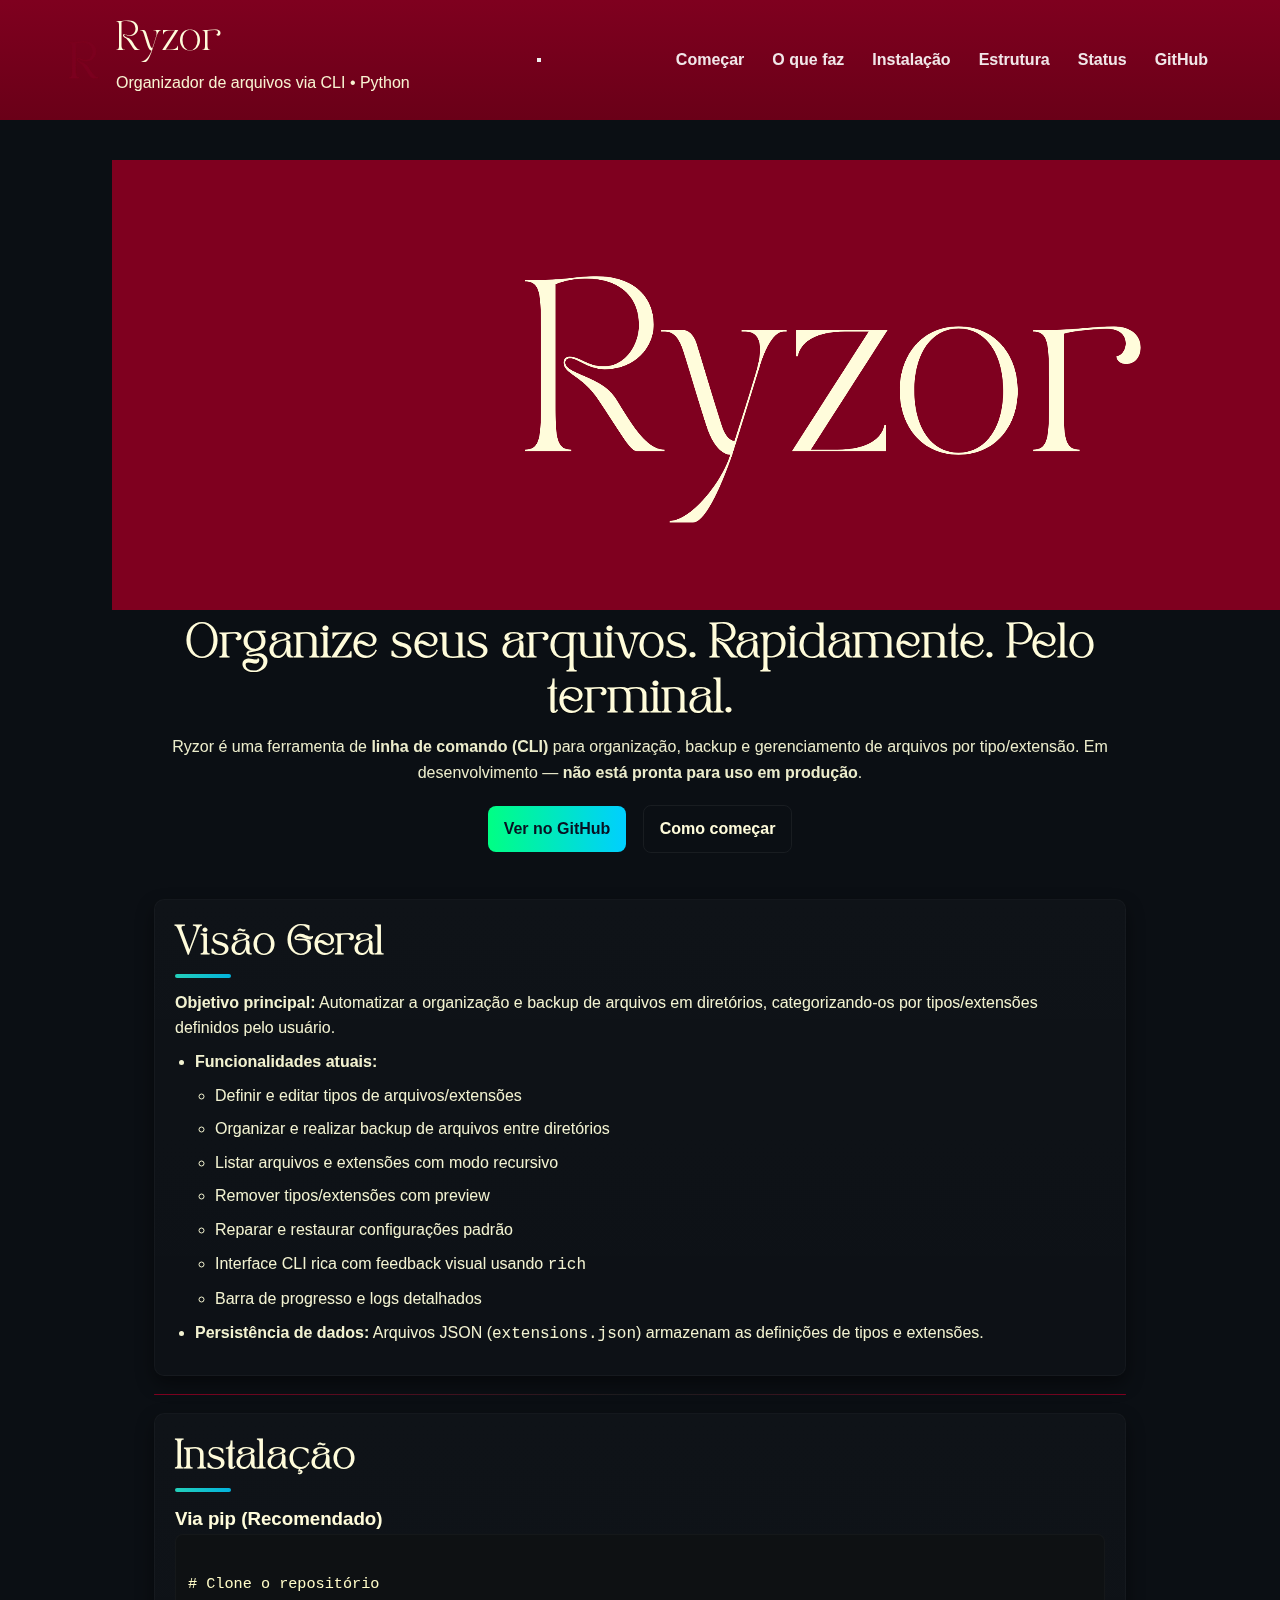
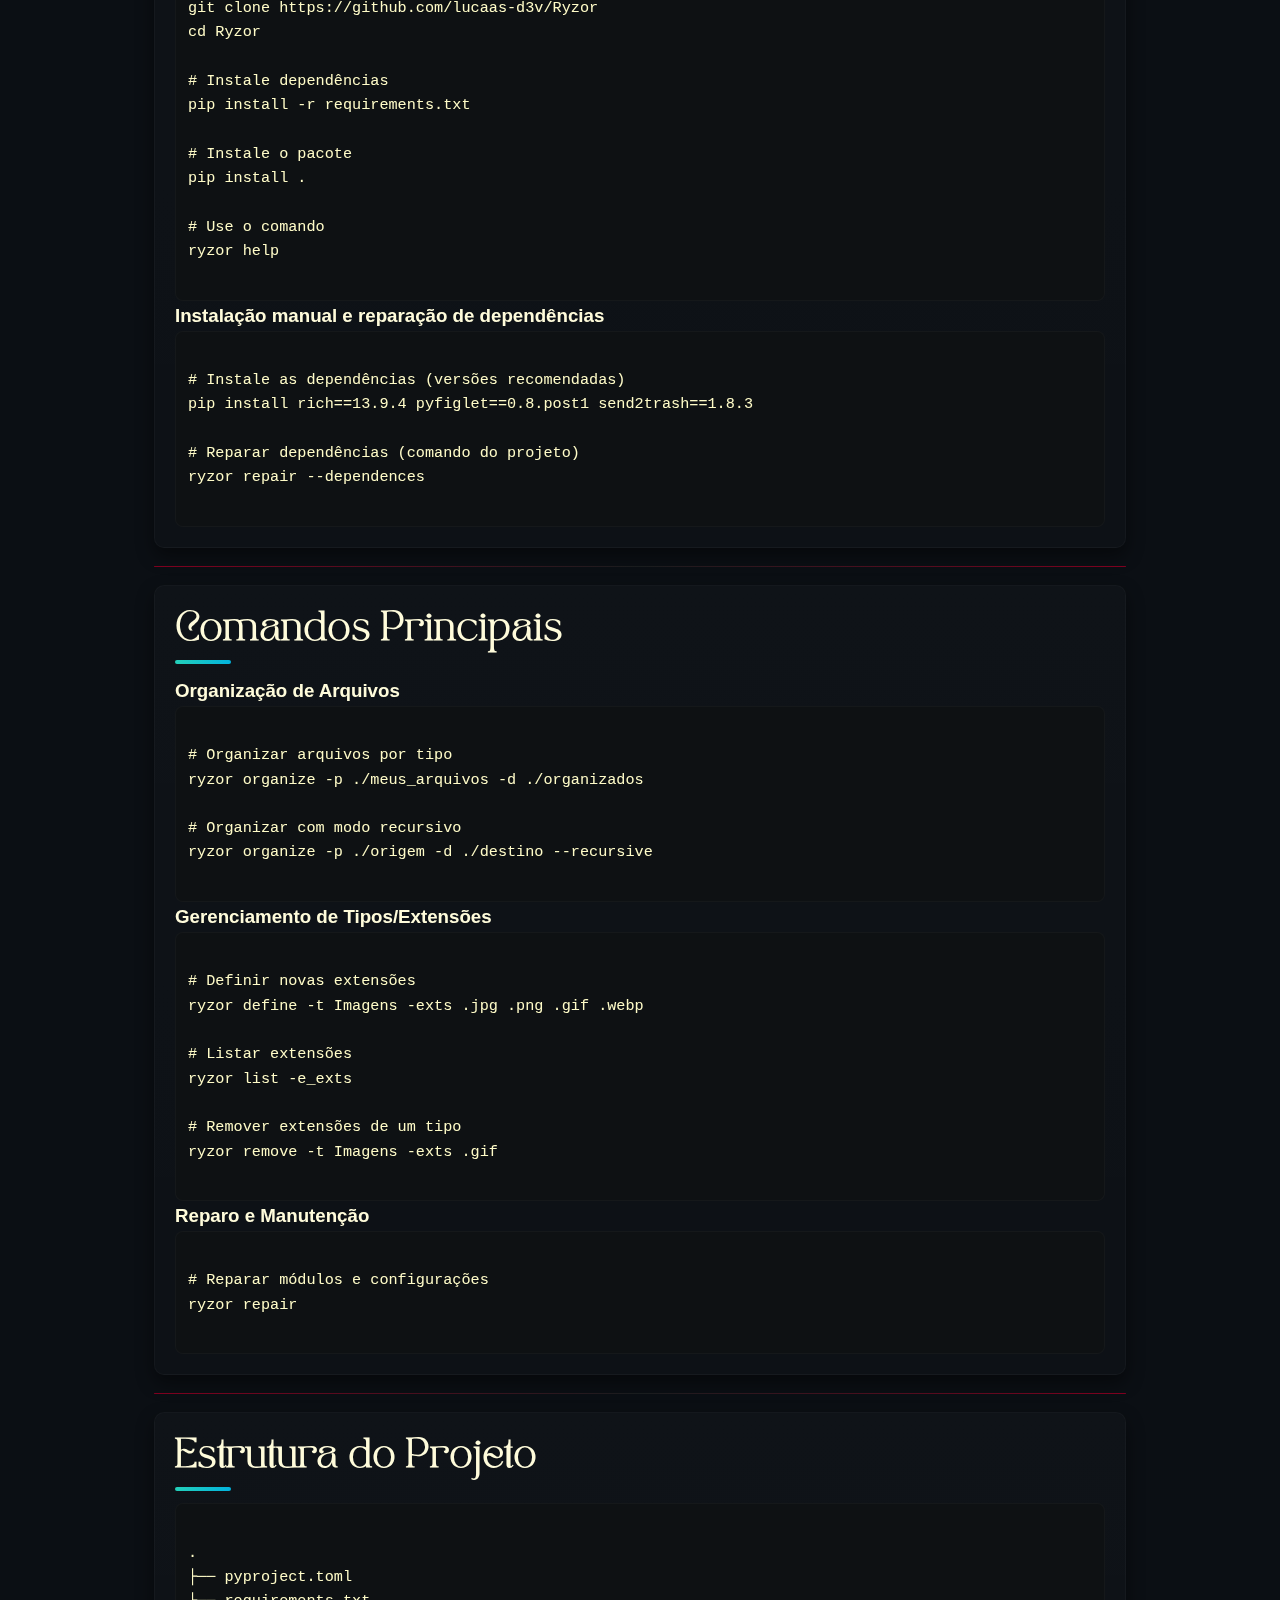
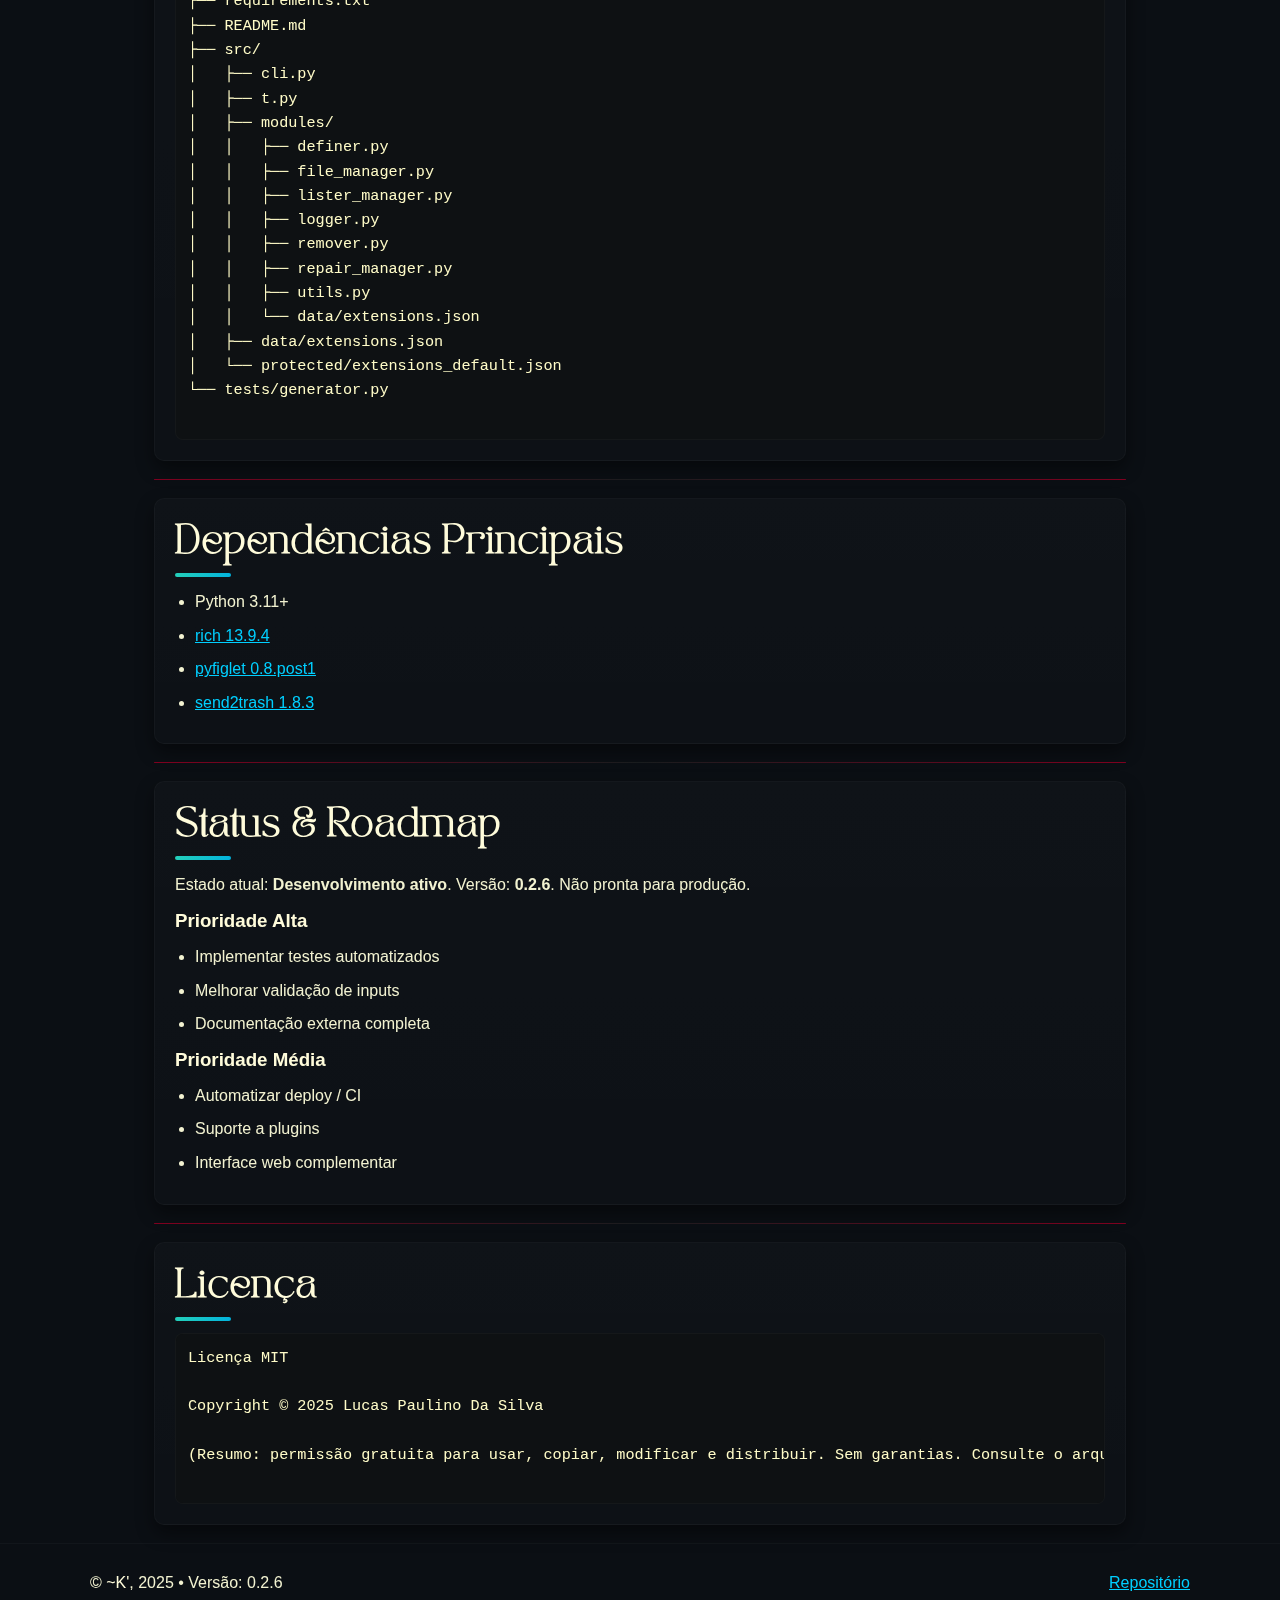
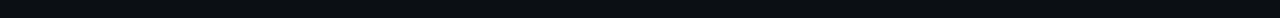
<file: index.html>
<!DOCTYPE html>
<html lang="pt-BR">
<head>
  <meta charset="utf-8" />
  <meta name="viewport" content="width=device-width,initial-scale=1" />
  <title>Ryzor — Organizador de Arquivos (CLI)</title>
  <meta name="description" content="Ryzor é um organizador de arquivos via linha de comando (CLI). Automatize organização, backup e gerenciamento por tipos/extensões." />
  <meta name="keywords" content="Ryzor, CLI, organizador de arquivos, backup, Python, rich, pyfiglet" />
  <link rel="canonical" href="https://lucaas-d3v.github.io/Ryzor_Site/" />

  <!-- Open Graph -->
  <meta property="og:title" content="Ryzor — Organizador de Arquivos (CLI)" />
  <meta property="og:description" content="Ryzor é um organizador de arquivos via linha de comando (CLI). Automatize organização, backup e gerenciamento por tipos/extensões." />
  <meta property="og:type" content="website" />
  <meta property="og:url" content="https://lucaas-d3v.github.io/Ryzor_Site/" />
  <meta property="og:site_name" content="Ryzor" />
  <meta property="og:image" content="assets/Ryzor_Banner.png" />

  <!-- JSON-LD -->
  <script type="application/ld+json">
  {
    "@context": "https://schema.org",
    "@type": "SoftwareSourceCode",
    "name": "Ryzor",
    "description": "Ryzor é um organizador de arquivos via linha de comando (CLI). Automatize organização, backup e gerenciamento por tipos/extensões.",
    "url": "https://lucaas-d3v.github.io/Ryzor_Site/",
    "programmingLanguage": "Python",
    "codeRepository": "https://github.com/lucaas-d3v/Ryzor",
    "version": "0.2.6",
    "license": "MIT"
  }
  </script>

  <link rel="icon" href="assets/Ryzor_icon.svg" media="(prefers-color-scheme: light)" />
  <link rel="icon" href="assets/Ryzor_icon_light.svg" media="(prefers-color-scheme: dark)" />

  <link rel="stylesheet" href="style.css" />
</head>
<body>
  <a class="skip-link" href="#main-content">Pular para o conteúdo</a>

  <header class="site-header" role="banner">
    <nav class="top-nav" aria-label="Navegação principal">
      <div class="brand">
        <img src="assets/Ryzor_icon.svg" alt="Ícone Ryzor" width="44" height="44" />
        <div class="brand-text">
          <h1 id="site-title">Ryzor</h1>
          <p class="tagline">Organizador de arquivos via CLI • Python</p>
        </div>
      </div>

      <button id="nav-toggle" class="nav-toggle" aria-controls="primary-nav" aria-expanded="false" aria-label="Abrir menu">
        <span class="hamburger" aria-hidden="true"></span>
      </button>

      <ul id="primary-nav" class="nav-links" role="navigation">
        <li><a href="#quickstart">Começar</a></li>
        <li><a href="#features">O que faz</a></li>
        <li><a href="#install">Instalação</a></li>
        <li><a href="#estrutura">Estrutura</a></li>
        <li><a href="#status">Status</a></li>
        <li><a href="#github">GitHub</a></li>
      </ul>
    </nav>

    <div class="hero" role="region" aria-labelledby="hero-title">
      <picture>
        <source srcset="assets/Ryzor_Banner.png" media="(min-width: 720px)">
        <img src="assets/Ryzor_Banner.png" alt="Banner Ryzor" class="hero-banner" />
      </picture>

      <h2 id="hero-title">Organize seus arquivos. Rapidamente. Pelo terminal.</h2>
      <p class="hero-sub">Ryzor é uma ferramenta de <strong>linha de comando (CLI)</strong> para organização, backup e gerenciamento de arquivos por tipo/extensão. Em desenvolvimento — <strong>não está pronta para uso em produção</strong>.</p>

      <div class="hero-cta">
        <a class="btn primary" href="https://github.com/lucaas-d3v/Ryzor" id="github" target="_blank" rel="noopener noreferrer">Ver no GitHub</a>
        <a class="btn ghost" href="#quickstart">Como começar</a>
      </div>
    </div>
  </header>

  <main id="main-content" tabindex="-1">
    <!-- Quickstart -->
    <section id="quickstart" class="card" aria-labelledby="quickstart-title">
      <h2 id="quickstart-title" class="titulos">Visão Geral</h2>
      <p><strong>Objetivo principal:</strong> Automatizar a organização e backup de arquivos em diretórios, categorizando-os por tipos/extensões definidos pelo usuário.</p>

      <ul class="features-list">
        <li><strong>Funcionalidades atuais:</strong>
          <ul>
            <li>Definir e editar tipos de arquivos/extensões</li>
            <li>Organizar e realizar backup de arquivos entre diretórios</li>
            <li>Listar arquivos e extensões com modo recursivo</li>
            <li>Remover tipos/extensões com preview</li>
            <li>Reparar e restaurar configurações padrão</li>
            <li>Interface CLI rica com feedback visual usando <code>rich</code></li>
            <li>Barra de progresso e logs detalhados</li>
          </ul>
        </li>
        <li><strong>Persistência de dados:</strong> Arquivos JSON (<code>extensions.json</code>) armazenam as definições de tipos e extensões.</li>
      </ul>
    </section>

    <hr />

    <!-- Installation -->
    <section id="install" class="card" aria-labelledby="install-title">
      <h2 id="install-title" class="titulos">Instalação</h2>

      <h3>Via pip (Recomendado)</h3>
      <pre><code class="bash">
# Clone o repositório
git clone https://github.com/lucaas-d3v/Ryzor
cd Ryzor

# Instale dependências
pip install -r requirements.txt

# Instale o pacote
pip install .

# Use o comando
ryzor help
      </code></pre>

      <h3>Instalação manual e reparação de dependências</h3>
      <pre><code class="bash">
# Instale as dependências (versões recomendadas)
pip install rich==13.9.4 pyfiglet==0.8.post1 send2trash==1.8.3

# Reparar dependências (comando do projeto)
ryzor repair --dependences 
      </code></pre>
    </section>

    <hr />

    <!-- Commands -->
    <section id="commands" class="card" aria-labelledby="commands-title">
      <h2 id="commands-title" class="titulos">Comandos Principais</h2>

      <h3>Organização de Arquivos</h3>
      <pre><code class="bash">
# Organizar arquivos por tipo
ryzor organize -p ./meus_arquivos -d ./organizados

# Organizar com modo recursivo
ryzor organize -p ./origem -d ./destino --recursive
      </code></pre>

      <h3>Gerenciamento de Tipos/Extensões</h3>
      <pre><code class="bash">
# Definir novas extensões
ryzor define -t Imagens -exts .jpg .png .gif .webp

# Listar extensões
ryzor list -e_exts

# Remover extensões de um tipo
ryzor remove -t Imagens -exts .gif
      </code></pre>

      <h3>Reparo e Manutenção</h3>
      <pre><code class="bash">
# Reparar módulos e configurações
ryzor repair
      </code></pre>
    </section>

    <hr />

    <!-- Structure -->
    <section id="estrutura" class="card" aria-labelledby="estrutura-title">
      <h2 id="estrutura-title" class="titulos">Estrutura do Projeto</h2>

      <pre><code class="bash">
.
├── pyproject.toml
├── requirements.txt
├── README.md
├── src/
│   ├── cli.py
│   ├── t.py
│   ├── modules/
│   │   ├── definer.py
│   │   ├── file_manager.py
│   │   ├── lister_manager.py
│   │   ├── logger.py
│   │   ├── remover.py
│   │   ├── repair_manager.py
│   │   ├── utils.py
│   │   └── data/extensions.json
│   ├── data/extensions.json
│   └── protected/extensions_default.json
└── tests/generator.py
      </code></pre>
    </section>

    <hr />

    <!-- Dependencies -->
    <section id="dependencias" class="card" aria-labelledby="deps-title">
      <h2 id="deps-title" class="titulos">Dependências Principais</h2>

      <ul>
        <li>Python 3.11+</li>
        <li><a href="https://pypi.org/project/rich/" target="_blank" rel="noopener noreferrer">rich 13.9.4</a></li>
        <li><a href="https://pypi.org/project/pyfiglet/" target="_blank" rel="noopener noreferrer">pyfiglet 0.8.post1</a></li>
        <li><a href="https://pypi.org/project/Send2Trash/" target="_blank" rel="noopener noreferrer">send2trash 1.8.3</a></li>
      </ul>
    </section>

    <hr />

    <!-- Status & Roadmap -->
    <section id="status" class="card" aria-labelledby="status-title">
      <h2 id="status-title" class="titulos">Status & Roadmap</h2>

      <p>Estado atual: <strong>Desenvolvimento ativo</strong>. Versão: <strong>0.2.6</strong>. Não pronta para produção.</p>

      <h3>Prioridade Alta</h3>
      <ul>
        <li>Implementar testes automatizados</li>
        <li>Melhorar validação de inputs</li>
        <li>Documentação externa completa</li>
      </ul>

      <h3>Prioridade Média</h3>
      <ul>
        <li>Automatizar deploy / CI</li>
        <li>Suporte a plugins</li>
        <li>Interface web complementar</li>
      </ul>
    </section>

    <hr />

    <!-- License -->
    <section id="licenca" class="card" aria-labelledby="licenca-title">
      <h2 id="licenca-title" class="titulos">Licença</h2>
      <pre class="license-text">
Licença MIT

Copyright © 2025 Lucas Paulino Da Silva

(Resumo: permissão gratuita para usar, copiar, modificar e distribuir. Sem garantias. Consulte o arquivo LICENSE para o texto completo.)
      </pre>
    </section>
  </main>

  <footer role="contentinfo">
    <div class="footer-inner">
      <p>© <a class="k" href="https://github.com/lucaas-d3v" target="_blank" rel="noopener noreferrer">~K'</a>, 2025 • Versão: 0.2.6</p>
      <p><a href="https://github.com/lucaas-d3v/Ryzor" target="_blank" rel="noopener noreferrer">Repositório</a></p>
    </div>
  </footer>

  <!-- Tiny JS: toggle nav on mobile -->
  <script>
    (function () {
      const navToggle = document.getElementById('nav-toggle');
      const nav = document.getElementById('primary-nav');
      if (!navToggle || !nav) return;

      navToggle.addEventListener('click', () => {
        const expanded = navToggle.getAttribute('aria-expanded') === 'true';
        navToggle.setAttribute('aria-expanded', String(!expanded));
        nav.classList.toggle('open');
      });

      nav.querySelectorAll('a').forEach(a => a.addEventListener('click', () => {
        nav.classList.remove('open');
        navToggle.setAttribute('aria-expanded', 'false');
      }));

      document.addEventListener('keydown', (e) => {
        if (e.key === 'Escape') {
          nav.classList.remove('open');
          navToggle.setAttribute('aria-expanded', 'false');
        }
      });
    })();
  </script>
</body>
</html>
</file>
<file: style.css>
/* ---------- Fonts ---------- */
@font-face {
  font-family: 'pearl';
  src: url('fonts/tan-pearl.woff2') format('woff2'),
       url('fonts/tan-pearl.woff') format('woff');
  font-weight: normal;
  font-style: normal;
}

/* Reset e base */
* { box-sizing: border-box; margin: 0; padding: 0; }
html, body { height: 100%; }
body {
  background-color: #0b0f14; /* fundo neutro escuro para bom contraste */
  color: #FFFCDB;           /* texto principal creme */
  font-family: Inter, "Helvetica Neue", Arial, sans-serif;
  font-size: 16px;
  line-height: 1.6;
  -webkit-font-smoothing:antialiased;
  -moz-osx-font-smoothing:grayscale;
}

/* Skip link (focado por teclado) */
.skip-link {
  position: absolute;
  left: -9999px;
  top: auto;
  width: 1px;
  height: 1px;
  overflow: hidden;
}
.skip-link:focus {
  left: 12px;
  top: 12px;
  width: auto;
  height: auto;
  background: #FFFCDB;
  color: #0b0f14;
  padding: 8px 12px;
  border-radius: 4px;
  z-index: 9999;
}

/* Header / nav */
.top-nav {
  display: flex;
  justify-content: space-between;
  align-items: center;
  padding: 16px 5%;
  background: linear-gradient(180deg,#7F001F 0%, #6a0018 100%); /* bordô */
  gap: 16px;
}
.brand { display:flex; align-items:center; gap:12px; }
.brand img { width:40px; height:40px; object-fit:contain; }
.brand h1 {
  font-family: 'pearl', serif;
  color:#FFFCDB;
  font-size: clamp(20px, 3.2vh, 36px);
  margin:0;
  font-weight:400;
}

/* nav links */
.nav-links { list-style:none; display:flex; gap:12px; align-items:center; margin:0; }
.nav-links a {
  color: rgba(255,255,255,0.9);
  text-decoration:none;
  font-weight:600;
  padding:6px 8px;
  border-radius:6px;
}
.nav-links a:hover { background: rgba(255,255,255,0.04); transform: translateY(-2px); transition: all .12s ease; }

/* Hero */
.hero {
  max-width: 1100px;
  margin: 18px auto;
  padding: 22px;
  text-align: center;
}
.hero h2 {
  font-family: 'pearl', serif;
  font-size: clamp(18px, 3.8vh, 34px);
  color: #FFFCDB;
  margin-bottom: 8px;
  text-shadow: 0 1px 0 rgba(0,0,0,0.6);
}
.hero-sub { color: rgba(255,255,219,0.92); margin-bottom: 14px; }

/* buttons */
.btn { display:inline-block; text-decoration:none; padding:10px 16px; border-radius:8px; font-weight:600; margin:6px; }
.btn.primary { background: linear-gradient(90deg,#00FF84 0%, #00CFFF 100%); color:#081122; }
.btn.ghost { background: transparent; border: 1px solid rgba(255,255,255,0.06); color:#FFFCDB; }

/* Main content container */
main { max-width:1100px; margin: 18px auto; padding: 0 5%; }

/* Card style for sections (no blue) */
.card {
  background: linear-gradient(180deg, rgba(255,255,255,0.02), rgba(255,255,255,0.01));
  border: 1px solid rgba(255,255,255,0.03);
  padding: 20px;
  margin-bottom: 18px;
  border-radius: 10px;
  box-shadow: 0 8px 18px rgba(0,0,0,0.45);
}

/* hr (substituindo p improvisado) */
hr {
  border: 0;
  height: 1px;
  background: linear-gradient(90deg,#7F001F 0%, rgba(255,255,219,0.06) 50%, #7F001F 100%);
  margin: 18px 0;
  border-radius: 2px;
}

/* Titles: creme com pequena barra acento */
.titulos,
.card h2 {
  font-family: 'pearl', serif;
  color: #FFFCDB;
  margin: 0 0 12px 0;
  font-size: clamp(18px, 3.2vh, 30px);
  position: relative;
}
.titulos::after {
  content: "";
  display:block;
  width:56px; height:4px; border-radius:3px;
  margin-top:8px;
  background: linear-gradient(90deg, rgba(40,240,213,0.9) 0%, rgba(0,207,255,0.9) 100%);
  opacity:0.95;
}

/* Subtitles */
.sub_titulo { font-family: 'pearl', serif; color:#FFFCDB; margin-top:10px; }

/* paragraphs & lists */
p, li { color: rgba(255,255,219,0.95); margin: 8px 0; }
ul { margin-left: 20px; }

/* code & pre */
pre {
  background: #0e1113;
  color: #FFFCC8;
  padding: 12px;
  border-radius: 8px;
  overflow-x:auto;
  font-family: "Fira Code", "JetBrains Mono", monospace;
  font-size: 0.95rem;
  border: 1px solid rgba(255,255,255,0.03);
}

/* Summary grid inside quickstart */
.summary-grid {
  display: grid;
  grid-template-columns: repeat(auto-fit,minmax(200px,1fr));
  gap: 12px;
  margin-top: 14px;
}

/* Footer */
footer {
  margin-top: 18px;
  padding: 18px 5%;
  border-top: 1px solid rgba(255,255,255,0.03);
  color: rgba(255,255,219,0.7);
}
.footer-inner { max-width:1100px; margin:0 auto; display:flex; justify-content:space-between; gap:12px; align-items:center; }

/* link styles */
a { color: #00CFFF; }
a.k { color:#FFFCDB; text-decoration:none; }

/* responsive */
@media (max-width: 820px) {
  .nav-links { display:none; } /* simplifica nav em mobile */
  .hero h2 { font-size: clamp(18px, 4.6vh, 26px); }
  .footer-inner { flex-direction:column; align-items:flex-start; gap:6px; }
  .titulos::after { width:48px; height:3px; }
}
</file>
